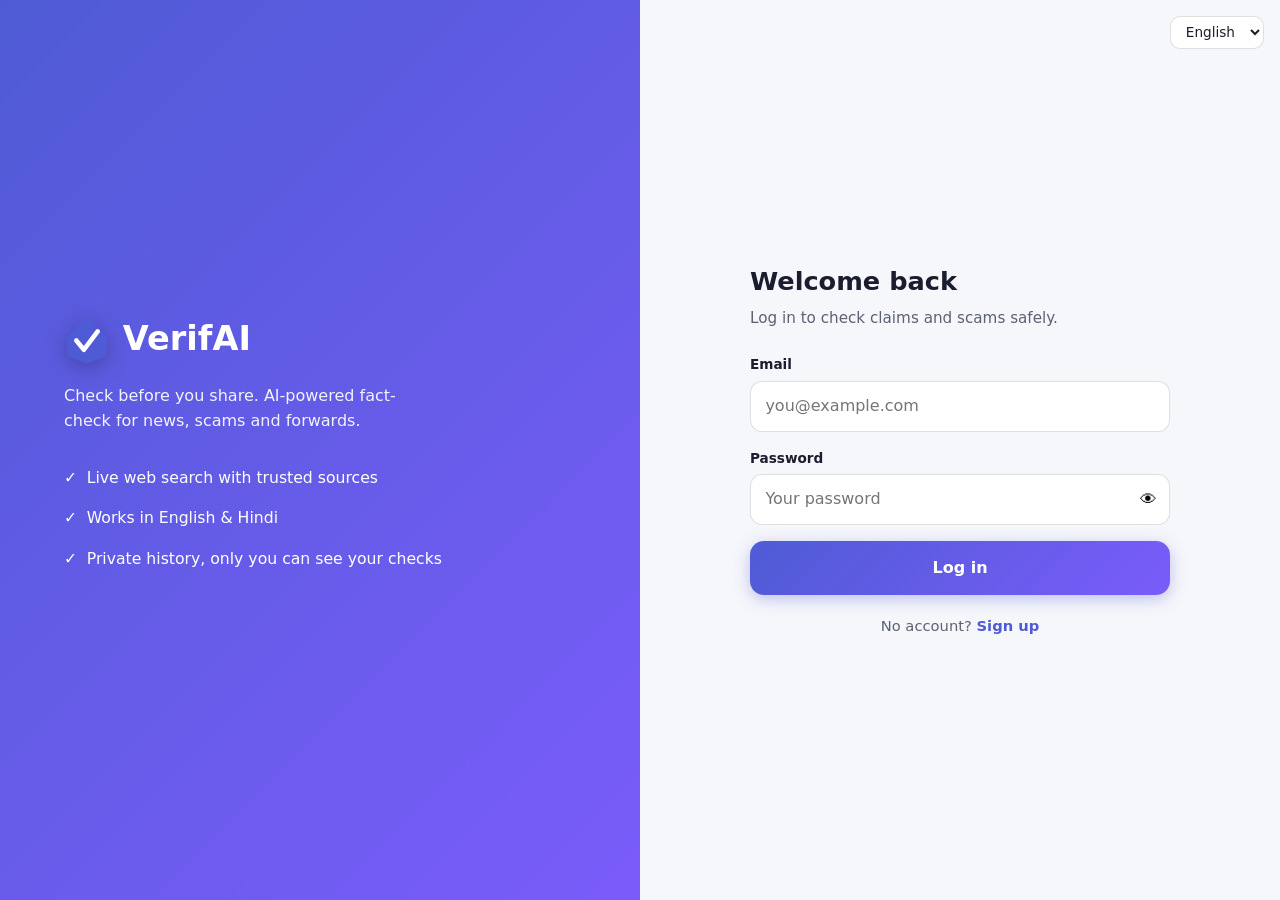
<file: login.html>
<!DOCTYPE html>
<html lang="en">
<head>
  <meta charset="utf-8">
  <meta name="viewport" content="width=device-width, initial-scale=1">
  <title>Login - VerifAI</title>
  <link rel="icon" href="/icon.svg" type="image/svg+xml">
  <link rel="stylesheet" href="/auth.css">
</head>
<body>
  <div class="auth-page">

    <!-- Left: brand panel -->
    <div class="auth-brand">
      <div class="brand-row"><svg class="shield" viewBox="0 0 30 34" aria-hidden="true"><path d="M15 33 28 28V16L15 2 2 16v12z" fill="#4F5BD5"/><path d="m8 18 5 6 9-12" fill="none" stroke="#fff" stroke-width="3" stroke-linecap="round" stroke-linejoin="round"/></svg><h1>VerifAI</h1></div>
      <p data-t="tagline"></p>
      <ul class="auth-benefits">
        <li data-t="b1"></li>
        <li data-t="b2"></li>
        <li data-t="b3"></li>
      </ul>
    </div>

    <!-- Right: form -->
    <div class="auth-form-wrap">
      <div class="auth-top-bar">
        <select class="lang-select" id="lang-select" aria-label="Language">
          <option value="en">English</option>
          <option value="hi">हिन्दी</option>
        </select>
      </div>
      <div class="auth-form-box">
        <div class="mobile-logo"><svg class="shield" viewBox="0 0 30 34" aria-hidden="true"><path d="M15 33 28 28V16L15 2 2 16v12z" fill="#4F5BD5"/><path d="m8 18 5 6 9-12" fill="none" stroke="#fff" stroke-width="3" stroke-linecap="round" stroke-linejoin="round"/></svg>VerifAI</div>
        <h2 data-t="login_title"></h2>
        <p class="sub" data-t="login_sub"></p>
        <div class="error-box" id="error-box" role="alert"></div>
        <form id="auth-form" novalidate>
          <div class="form-group">
            <label for="email" data-t="email"></label>
            <input type="email" id="email" required autocomplete="email" data-ph="email_ph">
          </div>
          <div class="form-group">
            <label for="password" data-t="pw"></label>
            <div class="pw-wrap">
              <input type="password" id="password" required autocomplete="current-password" data-ph="pw_ph">
              <button type="button" class="pw-toggle" aria-label="Show password">&#128065;</button>
            </div>
          </div>
          <button type="submit" class="btn-primary" id="submit-btn" data-t="login_btn"></button>
        </form>
        <p class="auth-switch"><span data-t="no_acc"></span> <a href="/signup" data-t="signup_link"></a></p>
      </div>
    </div>
  </div>

  <script>
    // ----- Hindi / English text -----
    var T = {"en": {"tagline": "Check before you share. AI-powered fact-check for news, scams and forwards.", "b1": "Live web search with trusted sources", "b2": "Works in English & Hindi", "b3": "Private history, only you can see your checks", "email": "Email", "email_ph": "you@example.com", "pw": "Password", "pw_ph": "Your password", "login_title": "Welcome back", "login_sub": "Log in to check claims and scams safely.", "login_btn": "Log in", "no_acc": "No account?", "signup_link": "Sign up", "signup_title": "Create account", "signup_sub": "Free, private, takes under a minute.", "name": "Name", "name_ph": "Your name", "pw_hint": "Minimum 6 characters", "pw2_ph": "At least 6 characters", "confirm": "Confirm password", "confirm_ph": "Repeat password", "signup_btn": "Create account", "have_acc": "Already have an account?", "login_link": "Log in", "e_fill": "Please fill in all fields.", "e_net": "Network error. Please try again.", "e_name": "Name must be at least 2 characters.", "e_email": "Enter a valid email.", "e_pw": "Password must be at least 6 characters.", "e_match": "Passwords do not match."}, "hi": {"tagline": "शेयर करने से पहले जाँचें। खबर, ठगी और फॉरवर्ड के लिए AI जाँच।", "b1": "भरोसेमंद सोर्स के साथ लाइव वेब खोज", "b2": "अंग्रेज़ी और हिंदी में काम करता है", "b3": "निजी इतिहास, सिर्फ आप अपनी जाँच देख सकते हैं", "email": "ईमेल", "email_ph": "you@example.com", "pw": "पासवर्ड", "pw_ph": "आपका पासवर्ड", "login_title": "वापस स्वागत है", "login_sub": "दावों और ठगी को सुरक्षित जाँचने के लिए लॉग इन करें।", "login_btn": "लॉग इन", "no_acc": "खाता नहीं है?", "signup_link": "साइन अप", "signup_title": "खाता बनाएँ", "signup_sub": "मुफ़्त, निजी, एक मिनट से कम।", "name": "नाम", "name_ph": "आपका नाम", "pw_hint": "कम से कम 6 अक्षर", "pw2_ph": "कम से कम 6 अक्षर", "confirm": "पासवर्ड दोबारा", "confirm_ph": "पासवर्ड दोहराएँ", "signup_btn": "खाता बनाएँ", "have_acc": "पहले से खाता है?", "login_link": "लॉग इन", "e_fill": "सभी खाने भरें।", "e_net": "नेटवर्क की दिक्कत। दोबारा कोशिश करें।", "e_name": "नाम कम से कम 2 अक्षर का हो।", "e_email": "सही ईमेल डालें।", "e_pw": "पासवर्ड कम से कम 6 अक्षर का हो।", "e_match": "पासवर्ड मेल नहीं खाते।"}};
    var lang = localStorage.getItem("lang") || "en";
    function t(key) { return T[lang][key]; }
    function applyLang() {
      document.querySelectorAll("[data-t]").forEach(function (el) { el.textContent = t(el.dataset.t); });
      document.querySelectorAll("[data-ph]").forEach(function (el) { el.placeholder = t(el.dataset.ph); });
      document.getElementById("lang-select").value = lang;
    }
    document.getElementById("lang-select").onchange = function (e) {
      lang = e.target.value; localStorage.setItem("lang", lang); applyLang();
    }

    // ----- Password dikhane wala button -----
    document.querySelectorAll(".pw-toggle").forEach(function (button) {
      button.onclick = function () {
        var input = button.previousElementSibling;
        input.type = input.type === "password" ? "text" : "password";
      };
    });

    // ----- Helper: error dikhana, button ka spinner, login ke baad kahan jana hai -----
    function showError(message) {
      var box = document.getElementById("error-box");
      box.textContent = message;
      box.classList.add("show");
    }
    function setLoading(isLoading, key) {
      var button = document.getElementById("submit-btn");
      button.disabled = isLoading;
      if (isLoading) { button.innerHTML = '<span class="spinner"></span>'; }
      else { button.textContent = t(key); }
    }
    function goNext() {
      var next = new URLSearchParams(location.search).get("next") || "/";
      location.assign(next.startsWith("/") && !next.startsWith("//") ? next : "/");   // sirf apni site ka raasta
    }
    async function postJson(url, body) {
      var response = await fetch(url, { method: "POST", headers: { "Content-Type": "application/json" }, body: JSON.stringify(body) });
      var data = await response.json();
      return { ok: response.ok, data: data };
    }

    // ----- Login form -----
    document.getElementById("auth-form").onsubmit = async function (e) {
      e.preventDefault();
      document.getElementById("error-box").classList.remove("show");
      var email = document.getElementById("email").value.trim();
      var password = document.getElementById("password").value;
      if (!email || !password) { showError(t("e_fill")); return; }
      setLoading(true);
      try {
        var result = await postJson("/api/login", { email: email, password: password });
        if (!result.ok) { showError(result.data.error || "Login failed."); setLoading(false, "login_btn"); return; }
        goNext();
      } catch (err) {
        showError(t("e_net")); setLoading(false, "login_btn");
      }
    };

    applyLang();
  </script>
</body>
</html>
</file>
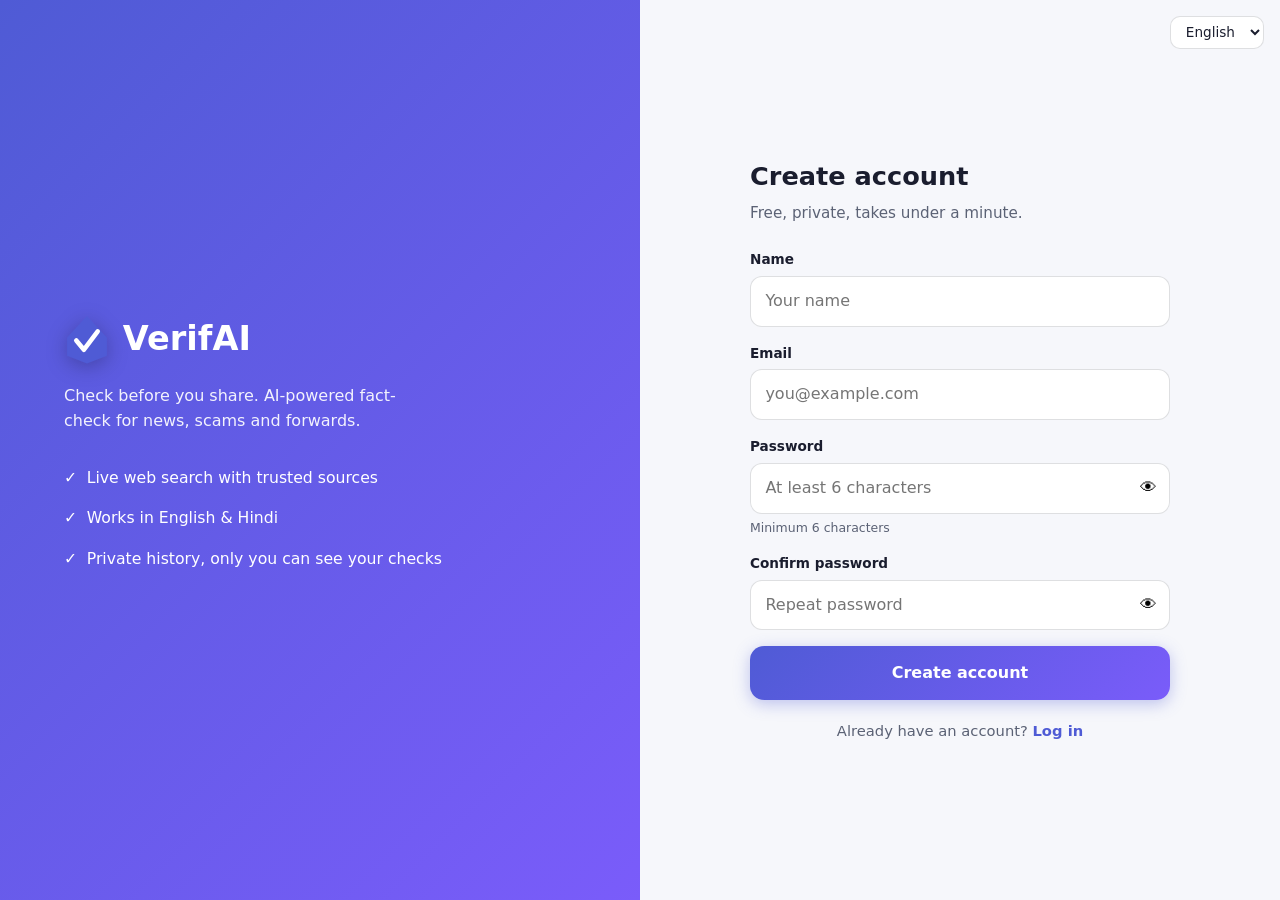
<file: signup.html>
<!DOCTYPE html>
<html lang="en">
<head>
  <meta charset="utf-8">
  <meta name="viewport" content="width=device-width, initial-scale=1">
  <title>Sign up - VerifAI</title>
  <link rel="icon" href="/icon.svg" type="image/svg+xml">
  <link rel="stylesheet" href="/auth.css">
</head>
<body>
  <div class="auth-page">

    <!-- Left: brand panel -->
    <div class="auth-brand">
      <div class="brand-row"><svg class="shield" viewBox="0 0 30 34" aria-hidden="true"><path d="M15 33 28 28V16L15 2 2 16v12z" fill="#4F5BD5"/><path d="m8 18 5 6 9-12" fill="none" stroke="#fff" stroke-width="3" stroke-linecap="round" stroke-linejoin="round"/></svg><h1>VerifAI</h1></div>
      <p data-t="tagline"></p>
      <ul class="auth-benefits">
        <li data-t="b1"></li>
        <li data-t="b2"></li>
        <li data-t="b3"></li>
      </ul>
    </div>

    <!-- Right: form -->
    <div class="auth-form-wrap">
      <div class="auth-top-bar">
        <select class="lang-select" id="lang-select" aria-label="Language">
          <option value="en">English</option>
          <option value="hi">हिन्दी</option>
        </select>
      </div>
      <div class="auth-form-box">
        <div class="mobile-logo"><svg class="shield" viewBox="0 0 30 34" aria-hidden="true"><path d="M15 33 28 28V16L15 2 2 16v12z" fill="#4F5BD5"/><path d="m8 18 5 6 9-12" fill="none" stroke="#fff" stroke-width="3" stroke-linecap="round" stroke-linejoin="round"/></svg>VerifAI</div>
        <h2 data-t="signup_title"></h2>
        <p class="sub" data-t="signup_sub"></p>
        <div class="error-box" id="error-box" role="alert"></div>
        <form id="auth-form" novalidate>
          <div class="form-group">
            <label for="name" data-t="name"></label>
            <input type="text" id="name" required minlength="2" autocomplete="name" data-ph="name_ph">
          </div>
          <div class="form-group">
            <label for="email" data-t="email"></label>
            <input type="email" id="email" required autocomplete="email" data-ph="email_ph">
          </div>
          <div class="form-group">
            <label for="password" data-t="pw"></label>
            <div class="pw-wrap">
              <input type="password" id="password" required minlength="6" autocomplete="new-password" data-ph="pw2_ph">
              <button type="button" class="pw-toggle" aria-label="Show password">&#128065;</button>
            </div>
            <div class="pw-hint" data-t="pw_hint"></div>
          </div>
          <div class="form-group">
            <label for="confirm" data-t="confirm"></label>
            <div class="pw-wrap">
              <input type="password" id="confirm" required minlength="6" autocomplete="new-password" data-ph="confirm_ph">
              <button type="button" class="pw-toggle" aria-label="Show password">&#128065;</button>
            </div>
          </div>
          <button type="submit" class="btn-primary" id="submit-btn" data-t="signup_btn"></button>
        </form>
        <p class="auth-switch"><span data-t="have_acc"></span> <a href="/login" data-t="login_link"></a></p>
      </div>
    </div>
  </div>

  <script>
    // ----- Hindi / English text -----
    var T = {"en": {"tagline": "Check before you share. AI-powered fact-check for news, scams and forwards.", "b1": "Live web search with trusted sources", "b2": "Works in English & Hindi", "b3": "Private history, only you can see your checks", "email": "Email", "email_ph": "you@example.com", "pw": "Password", "pw_ph": "Your password", "login_title": "Welcome back", "login_sub": "Log in to check claims and scams safely.", "login_btn": "Log in", "no_acc": "No account?", "signup_link": "Sign up", "signup_title": "Create account", "signup_sub": "Free, private, takes under a minute.", "name": "Name", "name_ph": "Your name", "pw_hint": "Minimum 6 characters", "pw2_ph": "At least 6 characters", "confirm": "Confirm password", "confirm_ph": "Repeat password", "signup_btn": "Create account", "have_acc": "Already have an account?", "login_link": "Log in", "e_fill": "Please fill in all fields.", "e_net": "Network error. Please try again.", "e_name": "Name must be at least 2 characters.", "e_email": "Enter a valid email.", "e_pw": "Password must be at least 6 characters.", "e_match": "Passwords do not match."}, "hi": {"tagline": "शेयर करने से पहले जाँचें। खबर, ठगी और फॉरवर्ड के लिए AI जाँच।", "b1": "भरोसेमंद सोर्स के साथ लाइव वेब खोज", "b2": "अंग्रेज़ी और हिंदी में काम करता है", "b3": "निजी इतिहास, सिर्फ आप अपनी जाँच देख सकते हैं", "email": "ईमेल", "email_ph": "you@example.com", "pw": "पासवर्ड", "pw_ph": "आपका पासवर्ड", "login_title": "वापस स्वागत है", "login_sub": "दावों और ठगी को सुरक्षित जाँचने के लिए लॉग इन करें।", "login_btn": "लॉग इन", "no_acc": "खाता नहीं है?", "signup_link": "साइन अप", "signup_title": "खाता बनाएँ", "signup_sub": "मुफ़्त, निजी, एक मिनट से कम।", "name": "नाम", "name_ph": "आपका नाम", "pw_hint": "कम से कम 6 अक्षर", "pw2_ph": "कम से कम 6 अक्षर", "confirm": "पासवर्ड दोबारा", "confirm_ph": "पासवर्ड दोहराएँ", "signup_btn": "खाता बनाएँ", "have_acc": "पहले से खाता है?", "login_link": "लॉग इन", "e_fill": "सभी खाने भरें।", "e_net": "नेटवर्क की दिक्कत। दोबारा कोशिश करें।", "e_name": "नाम कम से कम 2 अक्षर का हो।", "e_email": "सही ईमेल डालें।", "e_pw": "पासवर्ड कम से कम 6 अक्षर का हो।", "e_match": "पासवर्ड मेल नहीं खाते।"}};
    var lang = localStorage.getItem("lang") || "en";
    function t(key) { return T[lang][key]; }
    function applyLang() {
      document.querySelectorAll("[data-t]").forEach(function (el) { el.textContent = t(el.dataset.t); });
      document.querySelectorAll("[data-ph]").forEach(function (el) { el.placeholder = t(el.dataset.ph); });
      document.getElementById("lang-select").value = lang;
    }
    document.getElementById("lang-select").onchange = function (e) {
      lang = e.target.value; localStorage.setItem("lang", lang); applyLang();
    }

    // ----- Password dikhane wala button -----
    document.querySelectorAll(".pw-toggle").forEach(function (button) {
      button.onclick = function () {
        var input = button.previousElementSibling;
        input.type = input.type === "password" ? "text" : "password";
      };
    });

    // ----- Helper: error dikhana, button ka spinner, login ke baad kahan jana hai -----
    function showError(message) {
      var box = document.getElementById("error-box");
      box.textContent = message;
      box.classList.add("show");
    }
    function setLoading(isLoading, key) {
      var button = document.getElementById("submit-btn");
      button.disabled = isLoading;
      if (isLoading) { button.innerHTML = '<span class="spinner"></span>'; }
      else { button.textContent = t(key); }
    }
    function goNext() {
      var next = new URLSearchParams(location.search).get("next") || "/";
      location.assign(next.startsWith("/") && !next.startsWith("//") ? next : "/");   // sirf apni site ka raasta
    }
    async function postJson(url, body) {
      var response = await fetch(url, { method: "POST", headers: { "Content-Type": "application/json" }, body: JSON.stringify(body) });
      var data = await response.json();
      return { ok: response.ok, data: data };
    }

    // ----- Signup form -----
    document.getElementById("auth-form").onsubmit = async function (e) {
      e.preventDefault();
      document.getElementById("error-box").classList.remove("show");
      var name = document.getElementById("name").value.trim();
      var email = document.getElementById("email").value.trim();
      var password = document.getElementById("password").value;
      var confirm = document.getElementById("confirm").value;
      // pehle form ki jaanch
      if (name.length < 2) { showError(t("e_name")); return; }
      if (!email.includes("@")) { showError(t("e_email")); return; }
      if (password.length < 6) { showError(t("e_pw")); return; }
      if (password !== confirm) { showError(t("e_match")); return; }
      setLoading(true);
      try {
        var result = await postJson("/api/signup", { name: name, email: email, password: password, confirm_password: confirm });
        if (!result.ok) { showError(result.data.error || "Signup failed."); setLoading(false, "signup_btn"); return; }
        // account ban gaya, ab login bhi kar do
        var login = await postJson("/api/login", { email: email, password: password });
        if (login.ok) { goNext(); } else { location.assign("/login"); }
      } catch (err) {
        showError(t("e_net")); setLoading(false, "signup_btn");
      }
    };

    applyLang();
  </script>
</body>
</html>
</file>
<file: auth.css>
/* auth.css: Login aur Signup pages ka design (do column: left brand, right form) */
:root {
  --brand: #4F5BD5; --brand-grad: linear-gradient(135deg, #4F5BD5, #7A5CFA);
  --bg: #f6f7fb; --surface: #ffffff; --text: #1a1d2e; --muted: #5b6275;
  --border: rgba(26, 29, 46, .14); --bad: #d93a3f; --ok: #1f9d55;
  --shadow: 0 12px 40px rgba(26, 29, 46, .18);
}
* { box-sizing: border-box; margin: 0; padding: 0; }
body { font-family: "Segoe UI", "Nirmala UI", system-ui, sans-serif; background: var(--bg); color: var(--text); line-height: 1.55; min-height: 100vh; }
:focus-visible { outline: 3px solid var(--brand); outline-offset: 2px; }

/* Poora page: left brand panel + right form */
.auth-page { display: grid; grid-template-columns: 1fr 1fr; min-height: 100vh; }

/* Left: brand panel */
.auth-brand { background: var(--brand-grad); color: #fff; display: flex; flex-direction: column; justify-content: center; padding: 3rem 4rem; }
.brand-row { display: flex; align-items: center; gap: .8rem; margin-bottom: 1.2rem; }
.brand-row .shield { width: 46px; height: 52px; filter: drop-shadow(0 4px 10px rgba(0,0,0,.25)); }
.brand-row h1 { font-size: 2.1rem; font-weight: 800; }
.auth-brand p { opacity: .92; margin-bottom: 2rem; max-width: 360px; }
.auth-benefits { list-style: none; }
.auth-benefits li { display: flex; gap: .6rem; margin-bottom: 1rem; font-size: .98rem; }
.auth-benefits li::before { content: "\2713"; font-weight: 800; }

/* Right: form */
.auth-form-wrap { display: flex; flex-direction: column; justify-content: center; padding: 2.5rem 4rem; position: relative; background: var(--bg); }
.auth-form-box { width: 100%; max-width: 420px; margin: 0 auto; }
.auth-top-bar { position: absolute; top: 1rem; right: 1rem; }
.lang-select { padding: .4rem .7rem; border-radius: 10px; border: 1px solid var(--border); background: var(--surface); color: var(--text); font: inherit; font-size: .85rem; cursor: pointer; }
.mobile-logo { display: none; align-items: center; gap: .5rem; font-weight: 800; font-size: 1.4rem; color: var(--brand); margin-bottom: 1rem; }
.mobile-logo .shield { width: 28px; height: 32px; }
.auth-form-box h2 { font-size: 1.6rem; font-weight: 700; margin-bottom: .3rem; }
.sub { color: var(--muted); margin-bottom: 1.5rem; font-size: .95rem; }

.form-group { margin-bottom: 1rem; }
.form-group label { display: block; font-size: .85rem; font-weight: 600; margin-bottom: .35rem; }
.form-group input { width: 100%; padding: .75rem .9rem; border: 1.5px solid var(--border); border-radius: 12px; background: var(--surface); color: var(--text); font: inherit; }
.form-group input:focus { border-color: var(--brand); outline: none; box-shadow: 0 0 0 3px rgba(79, 91, 213, .18); }
.pw-wrap { position: relative; }
.pw-wrap input { padding-right: 3rem; }
.pw-toggle { position: absolute; right: .5rem; top: 50%; transform: translateY(-50%); background: none; border: 0; cursor: pointer; padding: .3rem; font-size: 1.05rem; }
.pw-hint { font-size: .78rem; color: var(--muted); margin-top: .25rem; }

.btn-primary { width: 100%; min-height: 48px; padding: .9rem 1.5rem; border: 0; border-radius: 14px; background: var(--brand-grad); color: #fff; font: inherit; font-weight: 700; font-size: 1rem; cursor: pointer; box-shadow: 0 4px 16px rgba(79, 91, 213, .35); transition: transform .15s; }
.btn-primary:hover { transform: translateY(-1px); }
.btn-primary:disabled { opacity: .65; cursor: not-allowed; transform: none; }
.spinner { display: inline-block; width: 18px; height: 18px; border: 2.5px solid rgba(255,255,255,.35); border-top-color: #fff; border-radius: 50%; animation: spin .7s linear infinite; }
@keyframes spin { to { transform: rotate(360deg); } }

.error-box { display: none; background: rgba(217, 58, 63, .1); color: var(--bad); padding: .7rem 1rem; border-radius: 10px; font-size: .9rem; margin-bottom: 1rem; }
.error-box.show { display: block; }
.auth-switch { text-align: center; margin-top: 1.25rem; font-size: .92rem; color: var(--muted); }
.auth-switch a { color: var(--brand); font-weight: 600; text-decoration: none; }

/* Chhoti screen: sirf form, upar chhota logo */
@media (max-width: 860px) {
  .auth-page { grid-template-columns: 1fr; }
  .auth-brand { display: none; }
  .auth-form-wrap { padding: 4rem 1.5rem 2rem; min-height: 100vh; }
  .mobile-logo { display: flex; }
}
@media (prefers-reduced-motion: reduce) { .spinner { animation: none; } .btn-primary { transition: none; } }
</file>
